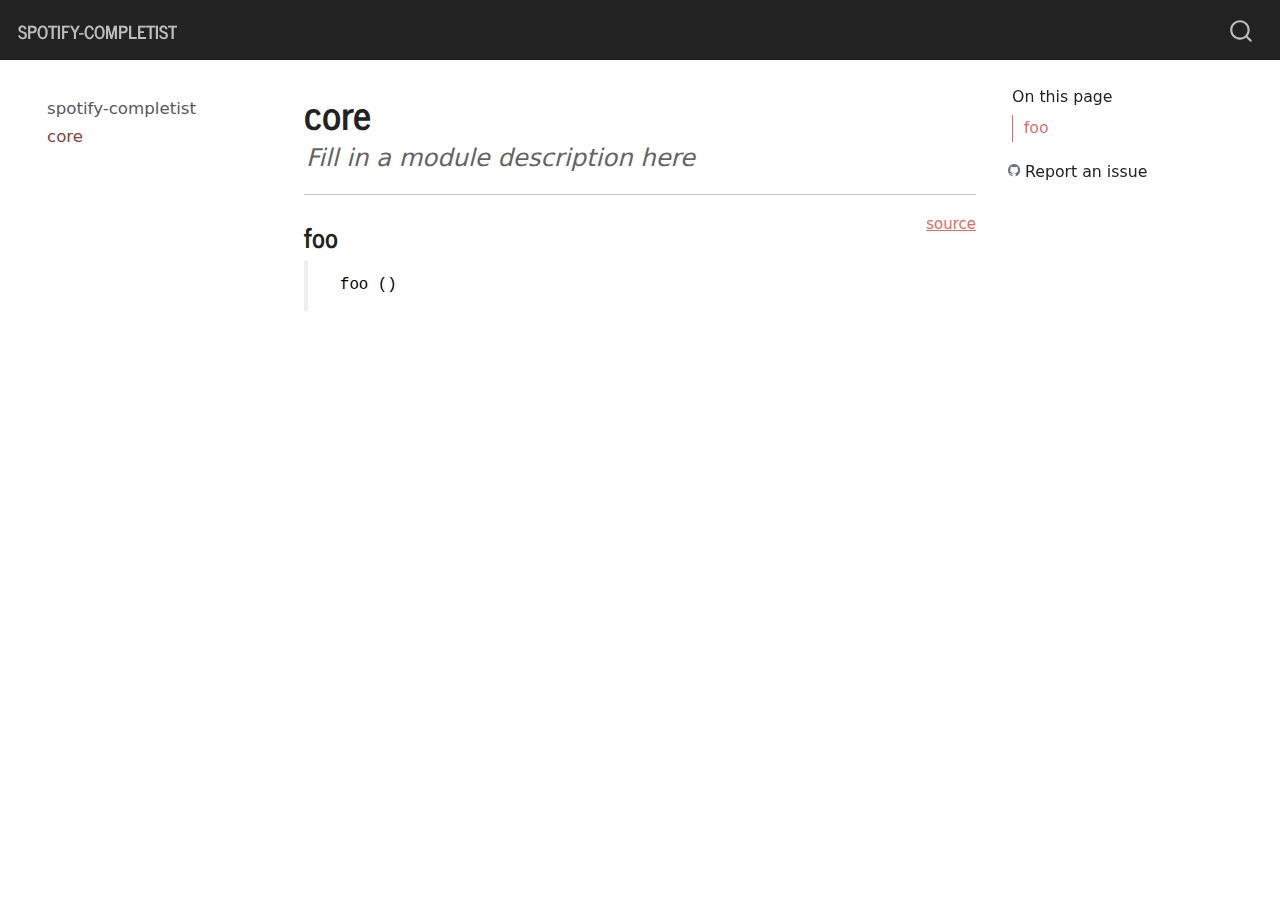
<file: core.html>
<!DOCTYPE html>
<html xmlns="http://www.w3.org/1999/xhtml" lang="en" xml:lang="en"><head>

<meta charset="utf-8">
<meta name="generator" content="quarto-1.2.269">

<meta name="viewport" content="width=device-width, initial-scale=1.0, user-scalable=yes">

<meta name="description" content="Fill in a module description here">

<title>spotify-completist - core</title>
<style>
code{white-space: pre-wrap;}
span.smallcaps{font-variant: small-caps;}
div.columns{display: flex; gap: min(4vw, 1.5em);}
div.column{flex: auto; overflow-x: auto;}
div.hanging-indent{margin-left: 1.5em; text-indent: -1.5em;}
ul.task-list{list-style: none;}
ul.task-list li input[type="checkbox"] {
  width: 0.8em;
  margin: 0 0.8em 0.2em -1.6em;
  vertical-align: middle;
}
</style>


<script src="site_libs/quarto-nav/quarto-nav.js"></script>
<script src="site_libs/quarto-nav/headroom.min.js"></script>
<script src="site_libs/clipboard/clipboard.min.js"></script>
<script src="site_libs/quarto-search/autocomplete.umd.js"></script>
<script src="site_libs/quarto-search/fuse.min.js"></script>
<script src="site_libs/quarto-search/quarto-search.js"></script>
<meta name="quarto:offset" content="./">
<script src="site_libs/quarto-html/quarto.js"></script>
<script src="site_libs/quarto-html/popper.min.js"></script>
<script src="site_libs/quarto-html/tippy.umd.min.js"></script>
<script src="site_libs/quarto-html/anchor.min.js"></script>
<link href="site_libs/quarto-html/tippy.css" rel="stylesheet">
<link href="site_libs/quarto-html/quarto-syntax-highlighting.css" rel="stylesheet" id="quarto-text-highlighting-styles">
<script src="site_libs/bootstrap/bootstrap.min.js"></script>
<link href="site_libs/bootstrap/bootstrap-icons.css" rel="stylesheet">
<link href="site_libs/bootstrap/bootstrap.min.css" rel="stylesheet" id="quarto-bootstrap" data-mode="light">
<script id="quarto-search-options" type="application/json">{
  "location": "navbar",
  "copy-button": false,
  "collapse-after": 3,
  "panel-placement": "end",
  "type": "overlay",
  "limit": 20,
  "language": {
    "search-no-results-text": "No results",
    "search-matching-documents-text": "matching documents",
    "search-copy-link-title": "Copy link to search",
    "search-hide-matches-text": "Hide additional matches",
    "search-more-match-text": "more match in this document",
    "search-more-matches-text": "more matches in this document",
    "search-clear-button-title": "Clear",
    "search-detached-cancel-button-title": "Cancel",
    "search-submit-button-title": "Submit"
  }
}</script>


<link rel="stylesheet" href="styles.css">
<meta property="og:title" content="spotify-completist - core">
<meta property="og:description" content="Fill in a module description here">
<meta property="og:site-name" content="spotify-completist">
<meta name="twitter:title" content="spotify-completist - core">
<meta name="twitter:description" content="Fill in a module description here">
<meta name="twitter:card" content="summary">
</head>

<body class="nav-sidebar floating nav-fixed">

<div id="quarto-search-results"></div>
  <header id="quarto-header" class="headroom fixed-top">
    <nav class="navbar navbar-expand-lg navbar-dark ">
      <div class="navbar-container container-fluid">
      <div class="navbar-brand-container">
    <a class="navbar-brand" href="./index.html">
    <span class="navbar-title">spotify-completist</span>
    </a>
  </div>
          <div id="quarto-search" class="" title="Search"></div>
      </div> <!-- /container-fluid -->
    </nav>
  <nav class="quarto-secondary-nav" data-bs-toggle="collapse" data-bs-target="#quarto-sidebar" aria-controls="quarto-sidebar" aria-expanded="false" aria-label="Toggle sidebar navigation" onclick="if (window.quartoToggleHeadroom) { window.quartoToggleHeadroom(); }">
    <div class="container-fluid d-flex justify-content-between">
      <h1 class="quarto-secondary-nav-title">core</h1>
      <button type="button" class="quarto-btn-toggle btn" aria-label="Show secondary navigation">
        <i class="bi bi-chevron-right"></i>
      </button>
    </div>
  </nav>
</header>
<!-- content -->
<div id="quarto-content" class="quarto-container page-columns page-rows-contents page-layout-article page-navbar">
<!-- sidebar -->
  <nav id="quarto-sidebar" class="sidebar collapse sidebar-navigation floating overflow-auto">
    <div class="sidebar-menu-container"> 
    <ul class="list-unstyled mt-1">
        <li class="sidebar-item">
  <div class="sidebar-item-container"> 
  <a href="./index.html" class="sidebar-item-text sidebar-link">spotify-completist</a>
  </div>
</li>
        <li class="sidebar-item">
  <div class="sidebar-item-container"> 
  <a href="./core.html" class="sidebar-item-text sidebar-link active">core</a>
  </div>
</li>
    </ul>
    </div>
</nav>
<!-- margin-sidebar -->
    <div id="quarto-margin-sidebar" class="sidebar margin-sidebar">
        <nav id="TOC" role="doc-toc" class="toc-active">
    <h2 id="toc-title">On this page</h2>
   
  <ul>
  <li><a href="#foo" id="toc-foo" class="nav-link active" data-scroll-target="#foo">foo</a></li>
  </ul>
<div class="toc-actions"><div><i class="bi bi-github"></i></div><div class="action-links"><p><a href="https://github.com/januff/spotify-completist/issues/new" class="toc-action">Report an issue</a></p></div></div></nav>
    </div>
<!-- main -->
<main class="content" id="quarto-document-content">

<header id="title-block-header" class="quarto-title-block default">
<div class="quarto-title">
<h1 class="title d-none d-lg-block">core</h1>
</div>

<div>
  <div class="description">
    Fill in a module description here
  </div>
</div>


<div class="quarto-title-meta">

    
  
    
  </div>
  

</header>

<!-- WARNING: THIS FILE WAS AUTOGENERATED! DO NOT EDIT! -->
<hr>
<p><a href="https://github.com/januff/spotify-completist/blob/main/spotify_completist/core.py#L7" target="_blank" style="float:right; font-size:smaller">source</a></p>
<section id="foo" class="level3">
<h3 class="anchored" data-anchor-id="foo">foo</h3>
<blockquote class="blockquote">
<pre><code> foo ()</code></pre>
</blockquote>


</section>

</main> <!-- /main -->
<script id="quarto-html-after-body" type="application/javascript">
window.document.addEventListener("DOMContentLoaded", function (event) {
  const toggleBodyColorMode = (bsSheetEl) => {
    const mode = bsSheetEl.getAttribute("data-mode");
    const bodyEl = window.document.querySelector("body");
    if (mode === "dark") {
      bodyEl.classList.add("quarto-dark");
      bodyEl.classList.remove("quarto-light");
    } else {
      bodyEl.classList.add("quarto-light");
      bodyEl.classList.remove("quarto-dark");
    }
  }
  const toggleBodyColorPrimary = () => {
    const bsSheetEl = window.document.querySelector("link#quarto-bootstrap");
    if (bsSheetEl) {
      toggleBodyColorMode(bsSheetEl);
    }
  }
  toggleBodyColorPrimary();  
  const icon = "";
  const anchorJS = new window.AnchorJS();
  anchorJS.options = {
    placement: 'right',
    icon: icon
  };
  anchorJS.add('.anchored');
  const clipboard = new window.ClipboardJS('.code-copy-button', {
    target: function(trigger) {
      return trigger.previousElementSibling;
    }
  });
  clipboard.on('success', function(e) {
    // button target
    const button = e.trigger;
    // don't keep focus
    button.blur();
    // flash "checked"
    button.classList.add('code-copy-button-checked');
    var currentTitle = button.getAttribute("title");
    button.setAttribute("title", "Copied!");
    let tooltip;
    if (window.bootstrap) {
      button.setAttribute("data-bs-toggle", "tooltip");
      button.setAttribute("data-bs-placement", "left");
      button.setAttribute("data-bs-title", "Copied!");
      tooltip = new bootstrap.Tooltip(button, 
        { trigger: "manual", 
          customClass: "code-copy-button-tooltip",
          offset: [0, -8]});
      tooltip.show();    
    }
    setTimeout(function() {
      if (tooltip) {
        tooltip.hide();
        button.removeAttribute("data-bs-title");
        button.removeAttribute("data-bs-toggle");
        button.removeAttribute("data-bs-placement");
      }
      button.setAttribute("title", currentTitle);
      button.classList.remove('code-copy-button-checked');
    }, 1000);
    // clear code selection
    e.clearSelection();
  });
  function tippyHover(el, contentFn) {
    const config = {
      allowHTML: true,
      content: contentFn,
      maxWidth: 500,
      delay: 100,
      arrow: false,
      appendTo: function(el) {
          return el.parentElement;
      },
      interactive: true,
      interactiveBorder: 10,
      theme: 'quarto',
      placement: 'bottom-start'
    };
    window.tippy(el, config); 
  }
  const noterefs = window.document.querySelectorAll('a[role="doc-noteref"]');
  for (var i=0; i<noterefs.length; i++) {
    const ref = noterefs[i];
    tippyHover(ref, function() {
      // use id or data attribute instead here
      let href = ref.getAttribute('data-footnote-href') || ref.getAttribute('href');
      try { href = new URL(href).hash; } catch {}
      const id = href.replace(/^#\/?/, "");
      const note = window.document.getElementById(id);
      return note.innerHTML;
    });
  }
  const findCites = (el) => {
    const parentEl = el.parentElement;
    if (parentEl) {
      const cites = parentEl.dataset.cites;
      if (cites) {
        return {
          el,
          cites: cites.split(' ')
        };
      } else {
        return findCites(el.parentElement)
      }
    } else {
      return undefined;
    }
  };
  var bibliorefs = window.document.querySelectorAll('a[role="doc-biblioref"]');
  for (var i=0; i<bibliorefs.length; i++) {
    const ref = bibliorefs[i];
    const citeInfo = findCites(ref);
    if (citeInfo) {
      tippyHover(citeInfo.el, function() {
        var popup = window.document.createElement('div');
        citeInfo.cites.forEach(function(cite) {
          var citeDiv = window.document.createElement('div');
          citeDiv.classList.add('hanging-indent');
          citeDiv.classList.add('csl-entry');
          var biblioDiv = window.document.getElementById('ref-' + cite);
          if (biblioDiv) {
            citeDiv.innerHTML = biblioDiv.innerHTML;
          }
          popup.appendChild(citeDiv);
        });
        return popup.innerHTML;
      });
    }
  }
});
</script>
</div> <!-- /content -->



</body></html>
</file>
<file: site_libs/quarto-html/tippy.css>
.tippy-box[data-animation=fade][data-state=hidden]{opacity:0}[data-tippy-root]{max-width:calc(100vw - 10px)}.tippy-box{position:relative;background-color:#333;color:#fff;border-radius:4px;font-size:14px;line-height:1.4;white-space:normal;outline:0;transition-property:transform,visibility,opacity}.tippy-box[data-placement^=top]>.tippy-arrow{bottom:0}.tippy-box[data-placement^=top]>.tippy-arrow:before{bottom:-7px;left:0;border-width:8px 8px 0;border-top-color:initial;transform-origin:center top}.tippy-box[data-placement^=bottom]>.tippy-arrow{top:0}.tippy-box[data-placement^=bottom]>.tippy-arrow:before{top:-7px;left:0;border-width:0 8px 8px;border-bottom-color:initial;transform-origin:center bottom}.tippy-box[data-placement^=left]>.tippy-arrow{right:0}.tippy-box[data-placement^=left]>.tippy-arrow:before{border-width:8px 0 8px 8px;border-left-color:initial;right:-7px;transform-origin:center left}.tippy-box[data-placement^=right]>.tippy-arrow{left:0}.tippy-box[data-placement^=right]>.tippy-arrow:before{left:-7px;border-width:8px 8px 8px 0;border-right-color:initial;transform-origin:center right}.tippy-box[data-inertia][data-state=visible]{transition-timing-function:cubic-bezier(.54,1.5,.38,1.11)}.tippy-arrow{width:16px;height:16px;color:#333}.tippy-arrow:before{content:"";position:absolute;border-color:transparent;border-style:solid}.tippy-content{position:relative;padding:5px 9px;z-index:1}
</file>
<file: site_libs/quarto-html/quarto-syntax-highlighting.css>
/* quarto syntax highlight colors */
:root {
  --quarto-hl-ot-color: #003B4F;
  --quarto-hl-at-color: #657422;
  --quarto-hl-ss-color: #20794D;
  --quarto-hl-an-color: #5E5E5E;
  --quarto-hl-fu-color: #4758AB;
  --quarto-hl-st-color: #20794D;
  --quarto-hl-cf-color: #003B4F;
  --quarto-hl-op-color: #5E5E5E;
  --quarto-hl-er-color: #AD0000;
  --quarto-hl-bn-color: #AD0000;
  --quarto-hl-al-color: #AD0000;
  --quarto-hl-va-color: #111111;
  --quarto-hl-bu-color: inherit;
  --quarto-hl-ex-color: inherit;
  --quarto-hl-pp-color: #AD0000;
  --quarto-hl-in-color: #5E5E5E;
  --quarto-hl-vs-color: #20794D;
  --quarto-hl-wa-color: #5E5E5E;
  --quarto-hl-do-color: #5E5E5E;
  --quarto-hl-im-color: #00769E;
  --quarto-hl-ch-color: #20794D;
  --quarto-hl-dt-color: #AD0000;
  --quarto-hl-fl-color: #AD0000;
  --quarto-hl-co-color: #5E5E5E;
  --quarto-hl-cv-color: #5E5E5E;
  --quarto-hl-cn-color: #8f5902;
  --quarto-hl-sc-color: #5E5E5E;
  --quarto-hl-dv-color: #AD0000;
  --quarto-hl-kw-color: #003B4F;
}

/* other quarto variables */
:root {
  --quarto-font-monospace: SFMono-Regular, Menlo, Monaco, Consolas, "Liberation Mono", "Courier New", monospace;
}

pre > code.sourceCode > span {
  color: #003B4F;
}

code span {
  color: #003B4F;
}

code.sourceCode > span {
  color: #003B4F;
}

div.sourceCode,
div.sourceCode pre.sourceCode {
  color: #003B4F;
}

code span.ot {
  color: #003B4F;
}

code span.at {
  color: #657422;
}

code span.ss {
  color: #20794D;
}

code span.an {
  color: #5E5E5E;
}

code span.fu {
  color: #4758AB;
}

code span.st {
  color: #20794D;
}

code span.cf {
  color: #003B4F;
}

code span.op {
  color: #5E5E5E;
}

code span.er {
  color: #AD0000;
}

code span.bn {
  color: #AD0000;
}

code span.al {
  color: #AD0000;
}

code span.va {
  color: #111111;
}

code span.pp {
  color: #AD0000;
}

code span.in {
  color: #5E5E5E;
}

code span.vs {
  color: #20794D;
}

code span.wa {
  color: #5E5E5E;
  font-style: italic;
}

code span.do {
  color: #5E5E5E;
  font-style: italic;
}

code span.im {
  color: #00769E;
}

code span.ch {
  color: #20794D;
}

code span.dt {
  color: #AD0000;
}

code span.fl {
  color: #AD0000;
}

code span.co {
  color: #5E5E5E;
}

code span.cv {
  color: #5E5E5E;
  font-style: italic;
}

code span.cn {
  color: #8f5902;
}

code span.sc {
  color: #5E5E5E;
}

code span.dv {
  color: #AD0000;
}

code span.kw {
  color: #003B4F;
}

.prevent-inlining {
  content: "</";
}

/*# sourceMappingURL=debc5d5d77c3f9108843748ff7464032.css.map */
</file>
<file: styles.css>
.cell {
  margin-bottom: 1rem;
}

.cell > .sourceCode {
  margin-bottom: 0;
}

.cell-output > pre {
  margin-bottom: 0;
}

.cell-output > pre, .cell-output > .sourceCode > pre, .cell-output-stdout > pre {
  margin-left: 0.8rem;
  margin-top: 0;
  background: none;
  border-left: 2px solid lightsalmon;
  border-top-left-radius: 0;
  border-top-right-radius: 0;
}

.cell-output > .sourceCode {
  border: none;
}

.cell-output > .sourceCode {
  background: none;
  margin-top: 0;
}

div.description {
  padding-left: 2px;
  padding-top: 5px;
  font-style: italic;
  font-size: 135%;
  opacity: 70%;
}
</file>
